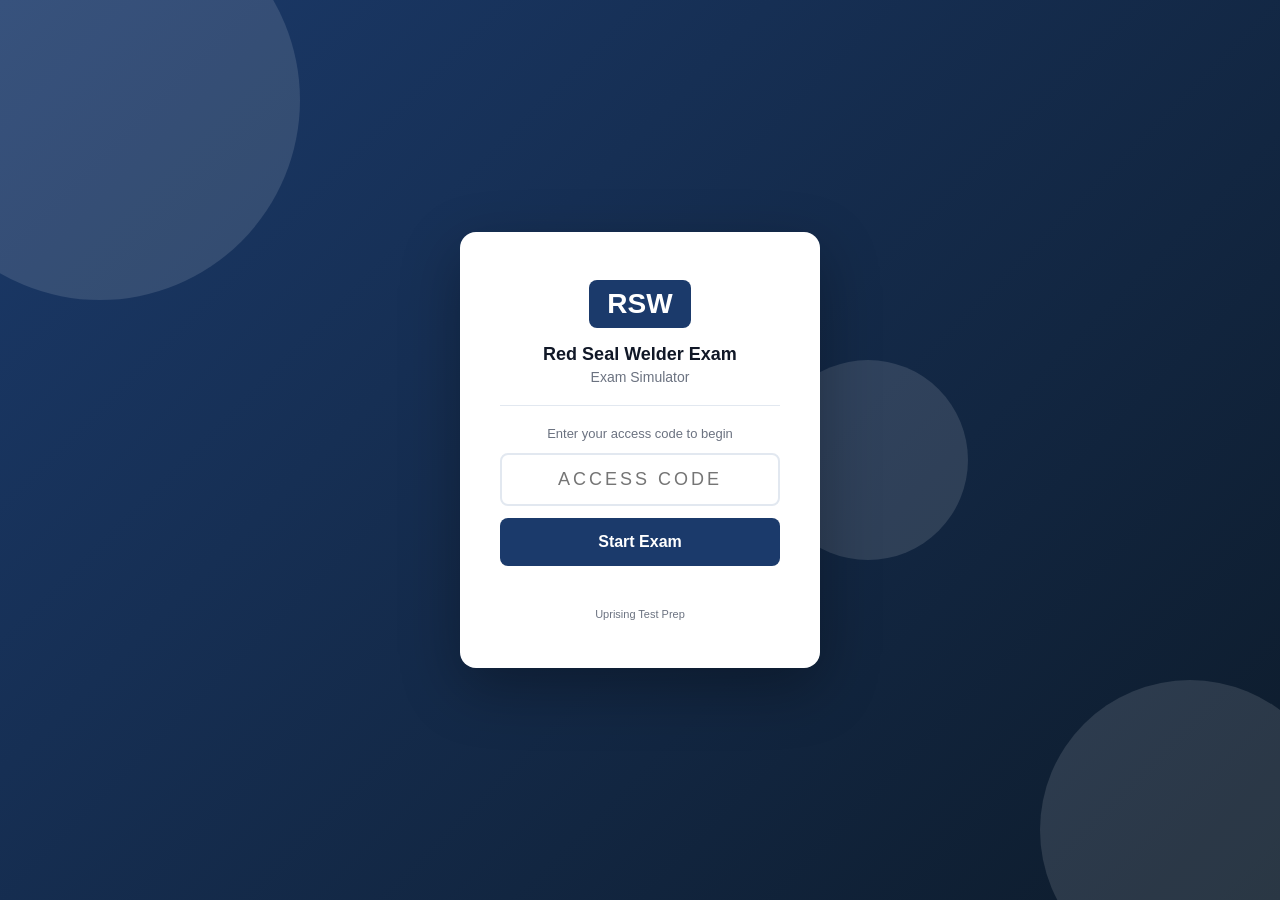
<file: index.html>
<!DOCTYPE html>
<html lang="en">
<head>
  <meta charset="UTF-8" />
  <meta name="viewport" content="width=device-width, initial-scale=1.0, viewport-fit=cover" />
  <meta name="apple-mobile-web-app-capable" content="yes" />
  <meta name="apple-mobile-web-app-status-bar-style" content="black-translucent" />
  <title>RSW Exam Simulator</title>
  <link rel="stylesheet" href="style.css" />
</head>
<body>

<div id="access-gate">
  <div class="gate-bg-shapes">
    <div class="shape shape-1"></div>
    <div class="shape shape-2"></div>
    <div class="shape shape-3"></div>
  </div>
  <div class="gate-card">
    <div class="gate-logo">
      <div class="logo-badge">RSW</div>
    </div>
    <h1 class="gate-title">Red Seal Welder Exam</h1>
    <p class="gate-subtitle">Exam Simulator</p>
    <div class="gate-divider"></div>
    <p class="gate-instruction">Enter your access code to begin</p>
    <input type="text" id="access-code-input" class="gate-input"
           placeholder="Access Code" autocomplete="off"
           maxlength="20" spellcheck="false" />
    <button id="access-btn" class="gate-btn">Start Exam</button>
    <p id="access-error" class="gate-error"></p>
    <p class="gate-hint">Uprising Test Prep</p>
  </div>
</div>

<div id="app" style="display:none">
  <header class="top-bar">
    <div class="bar-left">
      <span class="bar-logo">RSW</span>
      <span class="bar-title">Exam Simulator</span>
    </div>
    <div class="bar-right">
      <span class="bar-timer" id="timer-display">--:--</span>
      <button class="bar-btn" id="flag-btn">Flag</button>
      <button class="bar-btn bar-btn-primary" id="submit-btn">
        <span class="btn-full">Submit Exam</span>
        <span class="btn-short">Submit</span>
      </button>
    </div>
  </header>

  <div class="progress-strip">
    <div class="progress-bar" id="progress-bar"></div>
  </div>

  <main class="exam-main">
    <div class="question-panel">
      <div class="q-meta">
        <span id="q-counter"></span>
        <span id="q-domain" class="q-domain-tag"></span>
        <span id="q-flag-indicator" class="flag-chip" style="display:none">Flagged</span>
      </div>
      <div id="q-image-wrap" style="display:none; margin-bottom:14px;"></div>
      <p id="question-text" class="q-text"></p>
      <div id="options-list" class="options-list"></div>
      <div id="explanation-box" class="explanation-box" style="display:none">
        <div class="explanation-label">Explanation</div>
        <p id="explanation-text" class="explanation-text"></p>
      </div>
    </div>
    <div class="nav-bar">
      <button class="nav-btn" id="prev-btn">&#8592; Prev</button>
      <button class="nav-btn nav-btn-map" id="map-btn">Question Map</button>
      <button class="nav-btn nav-btn-next" id="next-btn">Next &#8594;</button>
    </div>
  </main>
</div>

<!-- Question Map Modal -->
<div id="map-modal" style="display:none">
  <div class="map-backdrop" id="map-backdrop"></div>
  <div class="map-panel">
    <div class="map-header">
      <span class="map-title">Question Map</span>
      <button id="map-close" class="map-close-btn">&#x2715; Close</button>
    </div>
    <div class="map-legend">
      <span class="leg-item"><span class="leg-swatch leg-answered"></span>Answered</span>
      <span class="leg-item"><span class="leg-swatch leg-flagged"></span>Flagged</span>
      <span class="leg-item"><span class="leg-swatch leg-unanswered"></span>Unanswered</span>
    </div>
    <div id="q-grid" class="q-grid"></div>
  </div>
</div>

<div id="results-screen" style="display:none">
  <div class="results-card">
    <div class="res-header">
      <div class="res-badge">RSW</div>
      <h2 id="res-status" class="res-status"></h2>
      <p id="res-score" class="res-score"></p>
    </div>
    <div id="res-domains" class="res-domains"></div>
    <button id="res-review-btn" class="res-btn">Review Answers</button>
    <button id="res-restart-btn" class="res-btn res-btn-secondary">Restart</button>
  </div>
</div>

<script src="questions.js"></script>
<script src="app.js"></script>
</body>
</html>
</file>
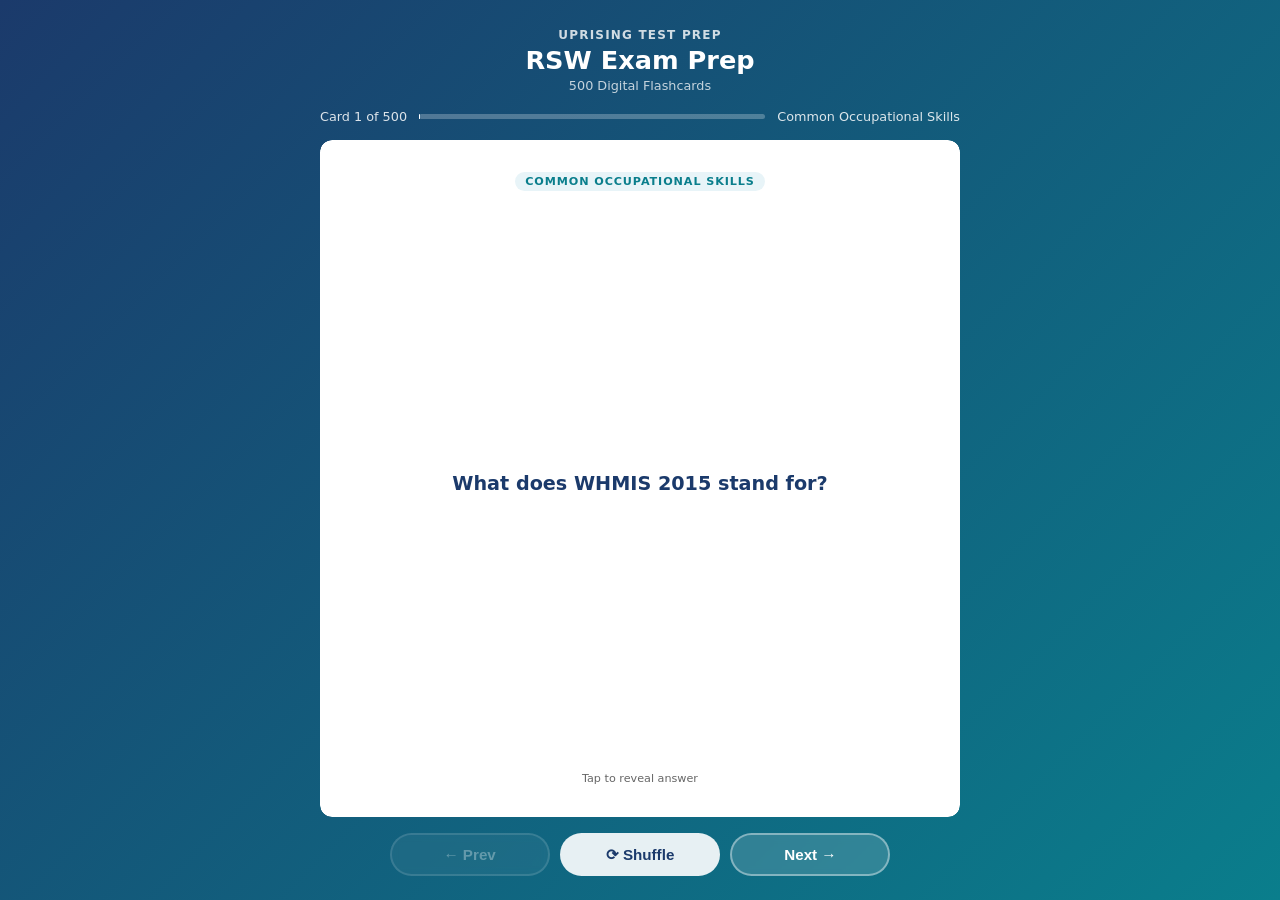
<file: flashcards/index.html>
<!DOCTYPE html>
<html lang="en">
<head>
  <meta charset="UTF-8">
  <meta name="viewport" content="width=device-width, initial-scale=1.0">
  <title>RSW Exam Prep — Flashcards</title>
  <style>
    :root {
      --blue:   #1B3A6B;
      --teal:   #0A7E8C;
      --ltblue: #E8F4F8;
      --white:  #FFFFFF;
      --text:   #1A1A1A;
      --muted:  #666;
      --radius: 12px;
    }
    * { box-sizing: border-box; margin: 0; padding: 0; }
    html, body { height: 100%; }
    body {
      font-family: 'Segoe UI', system-ui, sans-serif;
      background: linear-gradient(135deg, var(--blue) 0%, var(--teal) 100%);
      /* Pinned, not min-height: the page must never grow, or the controls
         get pushed below the fold on iOS where 100dvh and height:100%
         disagree. The height:100% rule above is the pre-dvh fallback. */
      height: 100dvh;
      max-height: 100dvh;
      overflow: hidden;
      display: flex;
      flex-direction: column;
      align-items: center;
      padding: 1.25rem 1rem 1rem;
      gap: 0.75rem;
      overflow-x: hidden;
    }
    header { text-align: center; color: #fff; flex-shrink: 0; }
    header .brand { font-size: 0.75rem; font-weight: 700; letter-spacing: 0.1em; opacity: 0.8; text-transform: uppercase; }
    header h1 { font-size: 1.3rem; font-weight: 800; margin-top: 0.2rem; }
    header .subtitle { font-size: 0.8rem; opacity: 0.75; margin-top: 0.15rem; }
    #progress-info {
      display: flex; align-items: center; gap: 0.75rem;
      color: rgba(255,255,255,0.85); font-size: 0.8rem;
      flex-shrink: 0; width: 100%; max-width: 640px;
    }
    #progress-bar-track {
      flex: 1; background: rgba(255,255,255,0.25);
      border-radius: 4px; height: 5px;
    }
    #progress-bar-fill { height: 100%; background: #fff; border-radius: 4px; transition: width 0.3s; }
    .card-scene {
      width: 100%; max-width: 640px;
      perspective: 1200px;
      cursor: pointer;
      flex: 1; min-height: 0;
      display: flex; flex-direction: column;
    
      /* WebKit does not clip overflow inside a preserve-3d context, so the
         answer pane's own clip is dropped and a long answer paints over the
         Prev/Next row. This element only sets the perspective and is NOT
         itself in the 3D context, so its clip is honoured in every engine. */
      overflow: hidden;
      border-radius: var(--radius);
    }
    .card-inner {
      position: relative; width: 100%;
      flex: 1; min-height: 0;
      transition: transform 0.55s cubic-bezier(.4,0,.2,1);
      transform-style: preserve-3d;
    }
    .card-scene.flipped .card-inner { transform: rotateY(180deg); }
    .card-face {
      position: absolute; inset: 0;
      backface-visibility: hidden; -webkit-backface-visibility: hidden;
      border-radius: var(--radius);
      display: flex; flex-direction: column;
      padding: 1.5rem 1.75rem;
      box-shadow: 0 12px 40px rgba(0,0,0,0.2);
      overflow: hidden;
    
      /* Painting through a mask forces WebKit to allocate a real clipping
         layer for a 3D-transformed element, which is what makes the
         overflow:hidden and the rounded corners above actually apply. */
      -webkit-mask-image: -webkit-radial-gradient(#fff, #000);
              mask-image: radial-gradient(#fff, #000);
    }
    .card-front { background: var(--white); align-items: center; justify-content: center; }
    .card-back  { background: var(--ltblue); transform: rotateY(180deg); }
    .card-badge {
      font-size: 0.7rem; font-weight: 700; text-transform: uppercase;
      letter-spacing: 0.08em;
      background: var(--ltblue); color: var(--teal);
      padding: 0.2rem 0.65rem; border-radius: 20px;
      margin-bottom: 0.85rem; flex-shrink: 0;
    }
    .card-back .card-badge { background: rgba(10,126,140,0.12); }
    .card-front .q-text {
      font-size: 1.1rem; font-weight: 600; color: var(--blue); line-height: 1.55;
      text-align: center; overflow-y: auto; flex: 1;
      display: flex; align-items: center; justify-content: center;
      scrollbar-width: thin; scrollbar-color: rgba(27,58,107,0.3) transparent;
    }
    .card-back .a-label { font-size: 0.7rem; font-weight: 700; color: var(--teal); text-transform: uppercase; letter-spacing: 0.08em; margin-bottom: 0.4rem; flex-shrink: 0; }
    .card-back .a-text  {
      font-size: 0.975rem; color: var(--text); line-height: 1.65;
      overflow-y: auto; flex: 1; min-height: 0; padding-right: 4px;
      scrollbar-width: thin; scrollbar-color: rgba(10,126,140,0.4) transparent;
    
      -webkit-overflow-scrolling: touch;
      overscroll-behavior: contain;
    }
    .card-back .a-text::-webkit-scrollbar { width: 4px; }
    .card-back .a-text::-webkit-scrollbar-track { background: transparent; }
    .card-back .a-text::-webkit-scrollbar-thumb { background: rgba(10,126,140,0.4); border-radius: 4px; }
    .tap-hint { flex-shrink: 0; margin-top: 0.6rem; font-size: 0.7rem; color: var(--muted); text-align: center; }
    .card-back .tap-hint { color: var(--teal); opacity: 0.7; }
    .controls {
      display: flex; gap: 0.65rem; flex-wrap: nowrap;
      justify-content: center; flex-shrink: 0;
      width: 100%; max-width: 640px;
      padding-bottom: env(safe-area-inset-bottom, 0px);
    }
    .btn {
      padding: 0.6rem 1.2rem; border-radius: 50px;
      border: 2px solid rgba(255,255,255,0.4);
      background: rgba(255,255,255,0.15); color: #fff;
      font-weight: 700; font-size: 0.875rem; cursor: pointer;
      transition: all 0.2s; backdrop-filter: blur(4px);
      white-space: nowrap; flex: 1; max-width: 160px;
    }
    .btn:hover { background: rgba(255,255,255,0.3); border-color: rgba(255,255,255,0.7); }
    .btn:active { transform: scale(0.96); }
    .btn:disabled { opacity: 0.35; cursor: not-allowed; }
    .btn.btn-primary { background: rgba(255,255,255,0.9); color: var(--blue); border-color: transparent; }
    .btn.btn-primary:hover { background: #fff; }
    #loading { color: rgba(255,255,255,0.8); font-size: 1rem; text-align: center; padding: 3rem; flex: 1; }
    @media (min-width: 768px) {
      body { padding: 1.75rem 1.5rem 1.5rem; gap: 1rem; }
      header h1 { font-size: 1.6rem; }
      .card-face { padding: 2rem 2.5rem; }
      .card-front .q-text { font-size: 1.2rem; }
      .card-back .a-text { font-size: 1.05rem; }
      .btn { font-size: 0.95rem; padding: 0.65rem 1.4rem; }
    }
    @media (max-width: 380px) {
      body { padding: 0.75rem; gap: 0.5rem; }
      header .brand { font-size: 0.65rem; }
      header h1 { font-size: 1.1rem; }
      header .subtitle { display: none; }
      .card-face { padding: 1rem 1.1rem; }
      .card-front .q-text { font-size: 0.975rem; }
      .card-back .a-text { font-size: 0.875rem; }
      .btn { font-size: 0.8rem; padding: 0.5rem 0.75rem; }
    }
  </style>
</head>
<body>
<header>
  <div class="brand">Uprising Test Prep</div>
  <h1>RSW Exam Prep</h1>
  <div class="subtitle">500 Digital Flashcards</div>
</header>
<div id="progress-info">
  <span id="card-counter">Card 1 of 500</span>
  <div id="progress-bar-track"><div id="progress-bar-fill" style="width:0%"></div></div>
  <span id="domain-label"></span>
</div>
<div id="loading">Loading flashcards...</div>
<div class="card-scene" id="card-scene" style="display:none" onclick="flipCard()">
  <div class="card-inner" id="card-inner">
    <div class="card-face card-front">
      <div class="card-badge" id="front-badge"></div>
      <div class="q-text" id="q-text"></div>
      <div class="tap-hint">Tap to reveal answer</div>
    </div>
    <div class="card-face card-back">
      <div class="card-badge" id="back-badge">Answer</div>
      <div class="a-label">Answer</div>
      <div class="a-text" id="a-text"></div>
      <div class="tap-hint">Tap to flip back</div>
    </div>
  </div>
</div>
<div class="controls" id="controls" style="display:none">
  <button class="btn" id="prev-btn" onclick="event.stopPropagation();move(-1)" disabled>&#8592; Prev</button>
  <button class="btn btn-primary" onclick="event.stopPropagation();shuffleCards()">&#10227; Shuffle</button>
  <button class="btn" id="next-btn" onclick="event.stopPropagation();move(1)">Next &#8594;</button>
</div>
<script>
const DOMAIN_LABELS = {
  common_occupational_skills: "Common Occupational Skills",
  layout_and_fabrication: "Layout and Fabrication",
  cutting_and_gouging: "Cutting and Gouging",
  welding_processes: "Welding Processes",
};
let cards   = [];
let current = 0;
async function init() {
  try {
    const res = await fetch('flashcards.json');
    if (!res.ok) throw new Error('Network error');
    cards = await res.json();
    document.getElementById('loading').style.display    = 'none';
    document.getElementById('card-scene').style.display = 'flex';
    document.getElementById('controls').style.display   = 'flex';
    show();
  } catch (e) {
    document.getElementById('loading').textContent = 'Error loading flashcards. Please try refreshing.';
  }
}
function domainLabel(key) {
  return DOMAIN_LABELS[key] || key.replace(/_/g, ' ').replace(/\b\w/g, c => c.toUpperCase());
}
function show() {
  const c = cards[current];
  document.getElementById('card-scene').classList.remove('flipped');
  document.getElementById('a-text').scrollTop = 0;
  const label = domainLabel(c.domain || c.chapter || '');
  document.getElementById('q-text').textContent       = c.front;
  document.getElementById('a-text').textContent       = c.back;
  document.getElementById('front-badge').textContent  = label;
  document.getElementById('back-badge').textContent   = label;
  document.getElementById('card-counter').textContent = `Card ${current+1} of ${cards.length}`;
  document.getElementById('domain-label').textContent = label;
  document.getElementById('progress-bar-fill').style.width = `${((current+1)/cards.length*100).toFixed(1)}%`;
  document.getElementById('prev-btn').disabled = current === 0;
  document.getElementById('next-btn').disabled = current === cards.length - 1;
}
function flipCard() { document.getElementById('card-scene').classList.toggle('flipped'); }
function move(dir) {
  const next = current + dir;
  if (next < 0 || next >= cards.length) return;
  current = next; show();
}
function shuffleCards() {
  for (let i = cards.length - 1; i > 0; i--) {
    const j = Math.floor(Math.random() * (i+1));
    [cards[i], cards[j]] = [cards[j], cards[i]];
  }
  current = 0; show();
}
document.addEventListener('keydown', e => {
  if (e.key === 'ArrowRight' || e.key === 'ArrowDown') move(1);
  else if (e.key === 'ArrowLeft' || e.key === 'ArrowUp') move(-1);
  else if (e.key === ' ' || e.key === 'Enter') { e.preventDefault(); flipCard(); }
});
init();
</script>
</body>
</html>
</file>
<file: style.css>
/* RSW Exam Simulator — Styles */
:root {
  --primary:   #1B3A6B;
  --pass:      #059669;
  --fail:      #DC2626;
  --bg:        #F3F4F8;
  --card:      #FFFFFF;
  --border:    #E2E8F0;
  --text:      #111827;
  --muted:     #6B7280;
  --radius:    10px;
}
*, *::before, *::after { box-sizing: border-box; margin: 0; padding: 0; }
body {
  font-family: -apple-system, BlinkMacSystemFont, "Segoe UI", sans-serif;
  background: var(--bg);
  color: var(--text);
  height: 100vh;
  height: 100dvh;
  overflow: hidden;
  -webkit-text-size-adjust: 100%;
}

/* ── Access Gate ─────────────────────────────────────────────────────────── */
#access-gate {
  display: flex;
  align-items: center;
  justify-content: center;
  height: 100vh;
  height: 100dvh;
  background: linear-gradient(135deg, var(--primary) 0%, #0d1b2a 100%);
  position: relative;
  overflow: hidden;
  padding: 20px;
  padding-top: max(20px, env(safe-area-inset-top));
  padding-bottom: max(20px, env(safe-area-inset-bottom));
}
.gate-bg-shapes { position: absolute; inset: 0; pointer-events: none; }
.shape { position: absolute; border-radius: 50%; opacity: .12; background: #fff; }
.shape-1 { width: 400px; height: 400px; top: -100px; left: -100px; }
.shape-2 { width: 300px; height: 300px; bottom: -80px; right: -60px; }
.shape-3 { width: 200px; height: 200px; top: 40%; left: 60%; }
.gate-card {
  background: #fff;
  border-radius: 16px;
  padding: 48px 40px;
  text-align: center;
  width: 100%;
  max-width: 360px;
  position: relative;
  z-index: 1;
  box-shadow: 0 20px 60px rgba(0,0,0,.3);
}
.logo-badge {
  display: inline-block;
  background: var(--primary);
  color: #fff;
  font-weight: 800;
  font-size: 28px;
  padding: 8px 18px;
  border-radius: 8px;
}
.gate-title { font-size: 18px; font-weight: 700; margin-top: 16px; color: var(--text); }
.gate-subtitle { color: var(--muted); font-size: 14px; margin-top: 4px; }
.gate-divider { height: 1px; background: var(--border); margin: 20px 0; }
.gate-instruction { font-size: 13px; color: var(--muted); margin-bottom: 12px; }
.gate-input {
  width: 100%;
  padding: 14px 16px;
  border: 2px solid var(--border);
  border-radius: 8px;
  font-size: 18px;
  text-align: center;
  text-transform: uppercase;
  letter-spacing: 3px;
  outline: none;
}
.gate-input:focus { border-color: var(--primary); }
.gate-btn {
  width: 100%;
  margin-top: 12px;
  padding: 15px;
  background: var(--primary);
  color: #fff;
  border: none;
  border-radius: 8px;
  font-size: 16px;
  font-weight: 600;
  cursor: pointer;
  -webkit-tap-highlight-color: transparent;
}
.gate-btn:hover { opacity: .9; }
.gate-error { color: var(--fail); font-size: 13px; margin-top: 8px; min-height: 18px; }
.gate-hint { color: var(--muted); font-size: 11px; margin-top: 16px; }

/* ── App shell ───────────────────────────────────────────────────────────── */
#app {
  display: flex;
  flex-direction: column;
  height: 100vh;
  height: 100dvh;
  padding-top: env(safe-area-inset-top);
}
.top-bar {
  display: flex;
  justify-content: space-between;
  align-items: center;
  background: var(--primary);
  color: #fff;
  padding: 0 20px;
  padding-left: max(20px, env(safe-area-inset-left));
  padding-right: max(20px, env(safe-area-inset-right));
  height: 52px;
  flex-shrink: 0;
  gap: 8px;
}
.bar-left { display: flex; align-items: center; gap: 8px; min-width: 0; }
.bar-logo { font-weight: 800; font-size: 18px; flex-shrink: 0; }
.bar-title { font-size: 14px; opacity: .8; white-space: nowrap; overflow: hidden; text-overflow: ellipsis; }
.bar-right { display: flex; align-items: center; gap: 8px; flex-shrink: 0; }
.bar-timer {
  font-variant-numeric: tabular-nums;
  font-size: 16px;
  font-weight: 600;
  min-width: 68px;
  text-align: right;
}
.bar-btn {
  padding: 7px 13px;
  background: rgba(255,255,255,.15);
  border: 1px solid rgba(255,255,255,.3);
  color: #fff;
  border-radius: 6px;
  cursor: pointer;
  font-size: 13px;
  white-space: nowrap;
  -webkit-tap-highlight-color: transparent;
  touch-action: manipulation;
}
.bar-btn:hover { background: rgba(255,255,255,.25); }
.bar-btn-primary {
  background: #fff;
  color: var(--primary);
  border-color: #fff;
  font-weight: 600;
}
.bar-btn-primary:hover { background: #f0f0f0; }
.btn-short { display: none; }
.btn-full  { display: inline; }

.progress-strip { height: 4px; background: rgba(0,0,0,.1); flex-shrink: 0; }
.progress-bar   { height: 100%; background: #4ade80; transition: width .3s; }

/* ── Main exam area ──────────────────────────────────────────────────────── */
.exam-main {
  flex: 1;
  overflow: hidden;
  display: flex;
  flex-direction: column;
  padding: 16px 20px 0;
  padding-left: max(16px, env(safe-area-inset-left));
  padding-right: max(16px, env(safe-area-inset-right));
  min-height: 0;
}
.question-panel { flex: 1; overflow-y: auto; padding-bottom: 12px; -webkit-overflow-scrolling: touch; }
.q-meta {
  display: flex;
  align-items: center;
  gap: 8px;
  margin-bottom: 12px;
  font-size: 13px;
  color: var(--muted);
  flex-wrap: wrap;
}
.q-domain-tag {
  background: var(--primary);
  color: #fff;
  padding: 2px 8px;
  border-radius: 4px;
  font-size: 11px;
  font-weight: 600;
}
.flag-chip {
  background: #FEF3C7;
  color: #92400E;
  padding: 2px 8px;
  border-radius: 4px;
  font-size: 11px;
  font-weight: 600;
}
.q-image {
  max-width: 100%;
  height: auto;
  border-radius: 6px;
  border: 1px solid var(--border);
  display: block;
  margin-bottom: 14px;
}
.q-text { font-size: 16px; line-height: 1.65; margin-bottom: 20px; }
.options-list { display: flex; flex-direction: column; gap: 10px; }
.option {
  display: flex;
  align-items: flex-start;
  gap: 12px;
  padding: 15px 16px;
  background: var(--card);
  border: 2px solid var(--border);
  border-radius: var(--radius);
  cursor: pointer;
  transition: .15s;
  -webkit-tap-highlight-color: transparent;
  touch-action: manipulation;
  min-height: 52px;
}
.option:hover  { border-color: var(--primary); background: #F8FAFF; }
.option.selected  { border-color: var(--primary); background: #EEF3FF; }
.option.correct   { border-color: #059669; background: #ECFDF5; }
.option.incorrect { border-color: #DC2626; background: #FEF2F2; }
.explanation-box {
  margin-top: 20px;
  padding: 16px 18px;
  background: #F0F9FF;
  border-left: 4px solid #2563EB;
  border-radius: 6px;
}
.explanation-label {
  font-size: 11px;
  font-weight: 700;
  text-transform: uppercase;
  letter-spacing: .06em;
  color: #2563EB;
  margin-bottom: 8px;
}
.explanation-text { font-size: 14.5px; line-height: 1.7; color: #1e293b; margin: 0; }
.opt-letter { font-weight: 700; font-size: 15px; color: var(--primary); min-width: 22px; padding-top: 1px; flex-shrink: 0; }
.opt-text   { font-size: 15px; line-height: 1.5; }

/* ── Nav bar ─────────────────────────────────────────────────────────────── */
.nav-bar {
  display: flex;
  align-items: center;
  gap: 8px;
  padding: 10px 0;
  padding-bottom: max(14px, env(safe-area-inset-bottom));
  flex-shrink: 0;
}
.nav-btn {
  flex: 1;
  padding: 13px 8px;
  background: var(--card);
  border: 1px solid var(--border);
  border-radius: 8px;
  cursor: pointer;
  font-size: 15px;
  font-weight: 500;
  text-align: center;
  -webkit-tap-highlight-color: transparent;
  touch-action: manipulation;
  min-height: 48px;
}
.nav-btn:hover      { background: #f0f0f0; }
.nav-btn-map {
  background: var(--bg);
  border-color: var(--primary);
  color: var(--primary);
  font-weight: 600;
}
.nav-btn-map:hover { background: #EEF3FF; }
.nav-btn-next {
  background: var(--primary);
  color: #fff;
  border-color: var(--primary);
}
.nav-btn-next:hover { opacity: .9; }

/* ── Question Map Modal ──────────────────────────────────────────────────── */
#map-modal {
  position: fixed;
  inset: 0;
  z-index: 1000;
  display: flex;
  flex-direction: column;
  justify-content: flex-end;
}
.map-backdrop { position: absolute; inset: 0; background: rgba(0,0,0,.5); }
.map-panel {
  position: relative;
  background: #fff;
  border-radius: 20px 20px 0 0;
  padding: 20px;
  padding-bottom: max(20px, env(safe-area-inset-bottom));
  max-height: 80vh;
  max-height: 80dvh;
  display: flex;
  flex-direction: column;
  box-shadow: 0 -4px 30px rgba(0,0,0,.2);
}
.map-header {
  display: flex;
  align-items: center;
  justify-content: space-between;
  margin-bottom: 12px;
  flex-shrink: 0;
}
.map-title { font-size: 17px; font-weight: 700; color: var(--text); }
.map-close-btn {
  padding: 8px 16px;
  background: var(--bg);
  border: 1px solid var(--border);
  border-radius: 8px;
  cursor: pointer;
  font-size: 14px;
  font-weight: 500;
  min-height: 40px;
  -webkit-tap-highlight-color: transparent;
  touch-action: manipulation;
}
.map-close-btn:hover { background: #e5e7eb; }
.map-legend { display: flex; gap: 16px; margin-bottom: 14px; flex-shrink: 0; flex-wrap: wrap; }
.leg-item { display: flex; align-items: center; gap: 6px; font-size: 13px; color: var(--muted); }
.leg-swatch {
  width: 16px;
  height: 16px;
  border-radius: 3px;
  border: 1px solid var(--border);
  background: var(--card);
  display: inline-block;
  flex-shrink: 0;
}
.leg-swatch.leg-answered  { background: var(--primary); border-color: var(--primary); }
.leg-swatch.leg-flagged   { background: #FEF3C7; border-color: #F59E0B; }
.leg-swatch.leg-unanswered { background: var(--card); }
.q-grid {
  display: flex;
  flex-wrap: wrap;
  gap: 6px;
  overflow-y: auto;
  flex: 1;
  padding-bottom: 8px;
  -webkit-overflow-scrolling: touch;
}
.grid-btn {
  width: 40px;
  height: 40px;
  border: 1px solid var(--border);
  border-radius: 6px;
  background: var(--card);
  font-size: 12px;
  cursor: pointer;
  font-weight: 500;
  -webkit-tap-highlight-color: transparent;
  touch-action: manipulation;
}
.grid-btn.answered { background: var(--primary); color: #fff; border-color: var(--primary); }
.grid-btn.flagged  { background: #FEF3C7; border-color: #F59E0B; }
.grid-btn.active   { outline: 3px solid var(--primary); outline-offset: 2px; }

/* ── Results ─────────────────────────────────────────────────────────────── */
#results-screen {
  display: flex;
  align-items: flex-start;
  justify-content: center;
  min-height: 100vh;
  min-height: 100dvh;
  background: var(--bg);
  overflow-y: auto;
  -webkit-overflow-scrolling: touch;
  padding: 20px 16px;
  padding-top: max(20px, env(safe-area-inset-top));
  padding-bottom: max(20px, env(safe-area-inset-bottom));
}
.results-card {
  background: var(--card);
  border-radius: 16px;
  padding: 40px;
  max-width: 480px;
  width: 100%;
  box-shadow: 0 8px 30px rgba(0,0,0,.1);
}
.res-header { text-align: center; margin-bottom: 24px; }
.res-badge {
  display: inline-block;
  background: var(--primary);
  color: #fff;
  font-weight: 800;
  font-size: 22px;
  padding: 6px 16px;
  border-radius: 8px;
}
.res-status { font-size: 36px; font-weight: 800; margin-top: 12px; }
.res-score  { font-size: 18px; color: var(--muted); margin-top: 4px; }
.res-domains { margin-bottom: 24px; display: flex; flex-direction: column; gap: 10px; }
.res-domain-row { display: flex; align-items: center; gap: 8px; font-size: 13px; }
.res-domain-name { width: 160px; font-weight: 500; flex-shrink: 0; }
.res-domain-bar-wrap { flex: 1; background: #E5E7EB; border-radius: 4px; height: 8px; overflow: hidden; }
.res-domain-bar { height: 100%; border-radius: 4px; transition: width .5s; }
.res-domain-pct { width: 36px; text-align: right; font-weight: 600; }
.res-btn {
  width: 100%;
  padding: 15px;
  background: var(--primary);
  color: #fff;
  border: none;
  border-radius: 8px;
  font-size: 15px;
  font-weight: 600;
  cursor: pointer;
  margin-bottom: 10px;
  min-height: 52px;
  -webkit-tap-highlight-color: transparent;
  touch-action: manipulation;
}
.res-btn:hover { opacity: .9; }
.res-btn-secondary {
  background: transparent;
  color: var(--primary);
  border: 2px solid var(--primary);
}
.res-btn-secondary:hover { background: var(--primary); color: #fff; }

/* ── Mobile breakpoint (phones ≤ 640px) ─────────────────────────────────── */
@media (max-width: 640px) {
  /* Gate card */
  .gate-card { padding: 32px 24px; }

  /* Top bar: hide long title text, swap Submit label */
  .bar-title  { display: none; }
  .btn-full   { display: none; }
  .btn-short  { display: inline; }
  .bar-right  { gap: 6px; }
  .bar-btn    { padding: 6px 10px; font-size: 12px; }
  .bar-timer  { font-size: 14px; min-width: 58px; }

  /* Exam main */
  .exam-main { padding: 12px 14px 0; }
  .q-text { font-size: 16px; }
  .opt-text { font-size: 15px; }

  /* Nav bar — bigger touch targets */
  .nav-btn { font-size: 14px; padding: 14px 6px; }

  /* Results */
  .results-card { padding: 28px 20px; }
  .res-domain-name { width: 110px; font-size: 12px; }
  .res-domain-pct  { font-size: 12px; }
  .res-status { font-size: 30px; }

  /* Map grid — slightly bigger buttons on phones */
  .grid-btn { width: 42px; height: 42px; }
}

/* ── Very small phones (≤ 380px) ────────────────────────────────────────── */
@media (max-width: 380px) {
  .bar-logo { font-size: 15px; }
  .bar-btn  { padding: 5px 8px; font-size: 11px; }
  .bar-timer { font-size: 13px; min-width: 52px; }
  .nav-btn  { font-size: 13px; }
  .grid-btn { width: 38px; height: 38px; font-size: 11px; }
}
</file>
